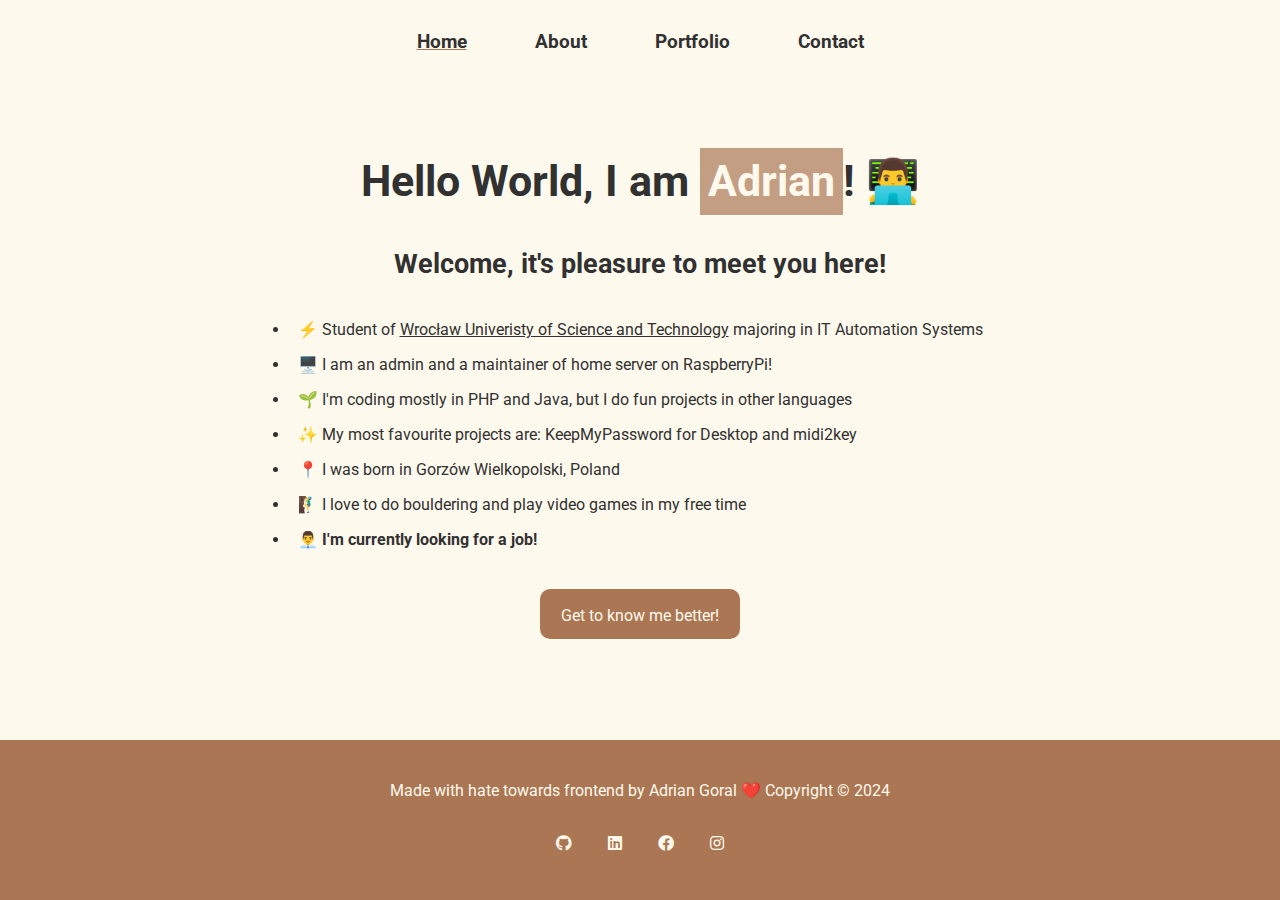
<file: index.html>
<!DOCTYPE html>
<html lang="en">
<head>
    <meta charset="UTF-8">
    <meta name="viewport" content="width=device-width, initial-scale=1.0">
    <meta name="description" content="Hi! Welcome to my portfolio. 
    Explore my journey in programming and other projects!">
    <meta name="keywords" content="Adrian Goral, Portfolio, IT, Automation, Systems, RaspberryPi, PHP, Java">
    <meta name="author" content="Adrian Goral">
    <link rel="stylesheet" href="styles/main.css">
    <link rel="stylesheet" href="styles/index.css">
    <link rel="stylesheet" href="https://cdnjs.cloudflare.com/ajax/libs/font-awesome/5.15.3/css/all.min.css">
    <script src="scripts/navbar.js"></script>
    <title>Adrian Goral - Portfolio</title>
</head>
<!-- Google tag (gtag.js) -->
<script async src="https://www.googletagmanager.com/gtag/js?id=G-Q88PP4FK3V"></script>
<script>
  window.dataLayer = window.dataLayer || [];
  function gtag(){dataLayer.push(arguments);}
  gtag('js', new Date());

  gtag('config', 'G-Q88PP4FK3V');
</script>

<nav>
    <ul class="topnav" id="nav-menu">
        <li><a href="#" class="active-nav">Home</a></li>
        <li><a href="about.html">About</a></li>
        <li><a href="portfolio.html">Portfolio</a></li>
        <li><a href="contact.html">Contact</a></li>
        <li class="icon" >
            <a href="javascript:void(0);" onclick="toggleMenu()" id="hamburger">
                <i class="fa fa-bars"></i>
            </a>
        </li>
    </ul>
</nav>
<body>
    <main>
        <section>
            <h1>Hello World, I am <span id="name">Adrian</span>! 👨‍💻</h1>
            <h2>Welcome, it's pleasure to meet you here!</h2>
            <ul>
                <li>⚡ Student of <a href="https://pwr.edu.pl/en/">Wrocław Univeristy of Science and Technology</a>
                    majoring in IT Automation Systems</li>
                <li>🖥️ I am an admin and a maintainer of home server on RaspberryPi!</li>
                <li>🌱 I'm coding mostly in PHP and Java, but I do fun projects in other languages</li>
                <li>✨ My most favourite projects are: <a>KeepMyPassword for Desktop</a> and <a>midi2key</a></li>
                <li>📍 I was born in Gorzów Wielkopolski, Poland</li>
                <li>🧗‍♂️ I love to do bouldering and play video games in my free time</li>
                <li>👨‍💼 <b>I'm currently looking for a job!</b></li>
            </ul>
        </section>
        <section>
            <button class="centered-button" onclick="location.href='about.html'">Get to know me better!</button>
        </section>
    </main>
</body>
<footer>
    <p>Made with hate towards frontend by Adrian Goral ❤️ Copyright &copy; 2024</p>
    <ul class="socials">
        <li><a href="https://github.com/xEdziu"><i class="fab fa-github"></i></a></li>
        <li><a href="https://linkedin.com/in/adrian-goral"><i class="fab fa-linkedin"></i></a></li>
        <li><a href="https://www.facebook.com/adrian.goral.6"><i class="fab fa-facebook"></i></a></li>
        <li><a href="https://www.instagram.com/agoral06/"><i class="fab fa-instagram"></i></a></li>
    </ul>
</footer>
<script type="text/javascript" src="./scripts/navbar.js"></script>
<script type="text/javascript"> window.toggleMenu = toggleMenu;</script>
</html>
</file>
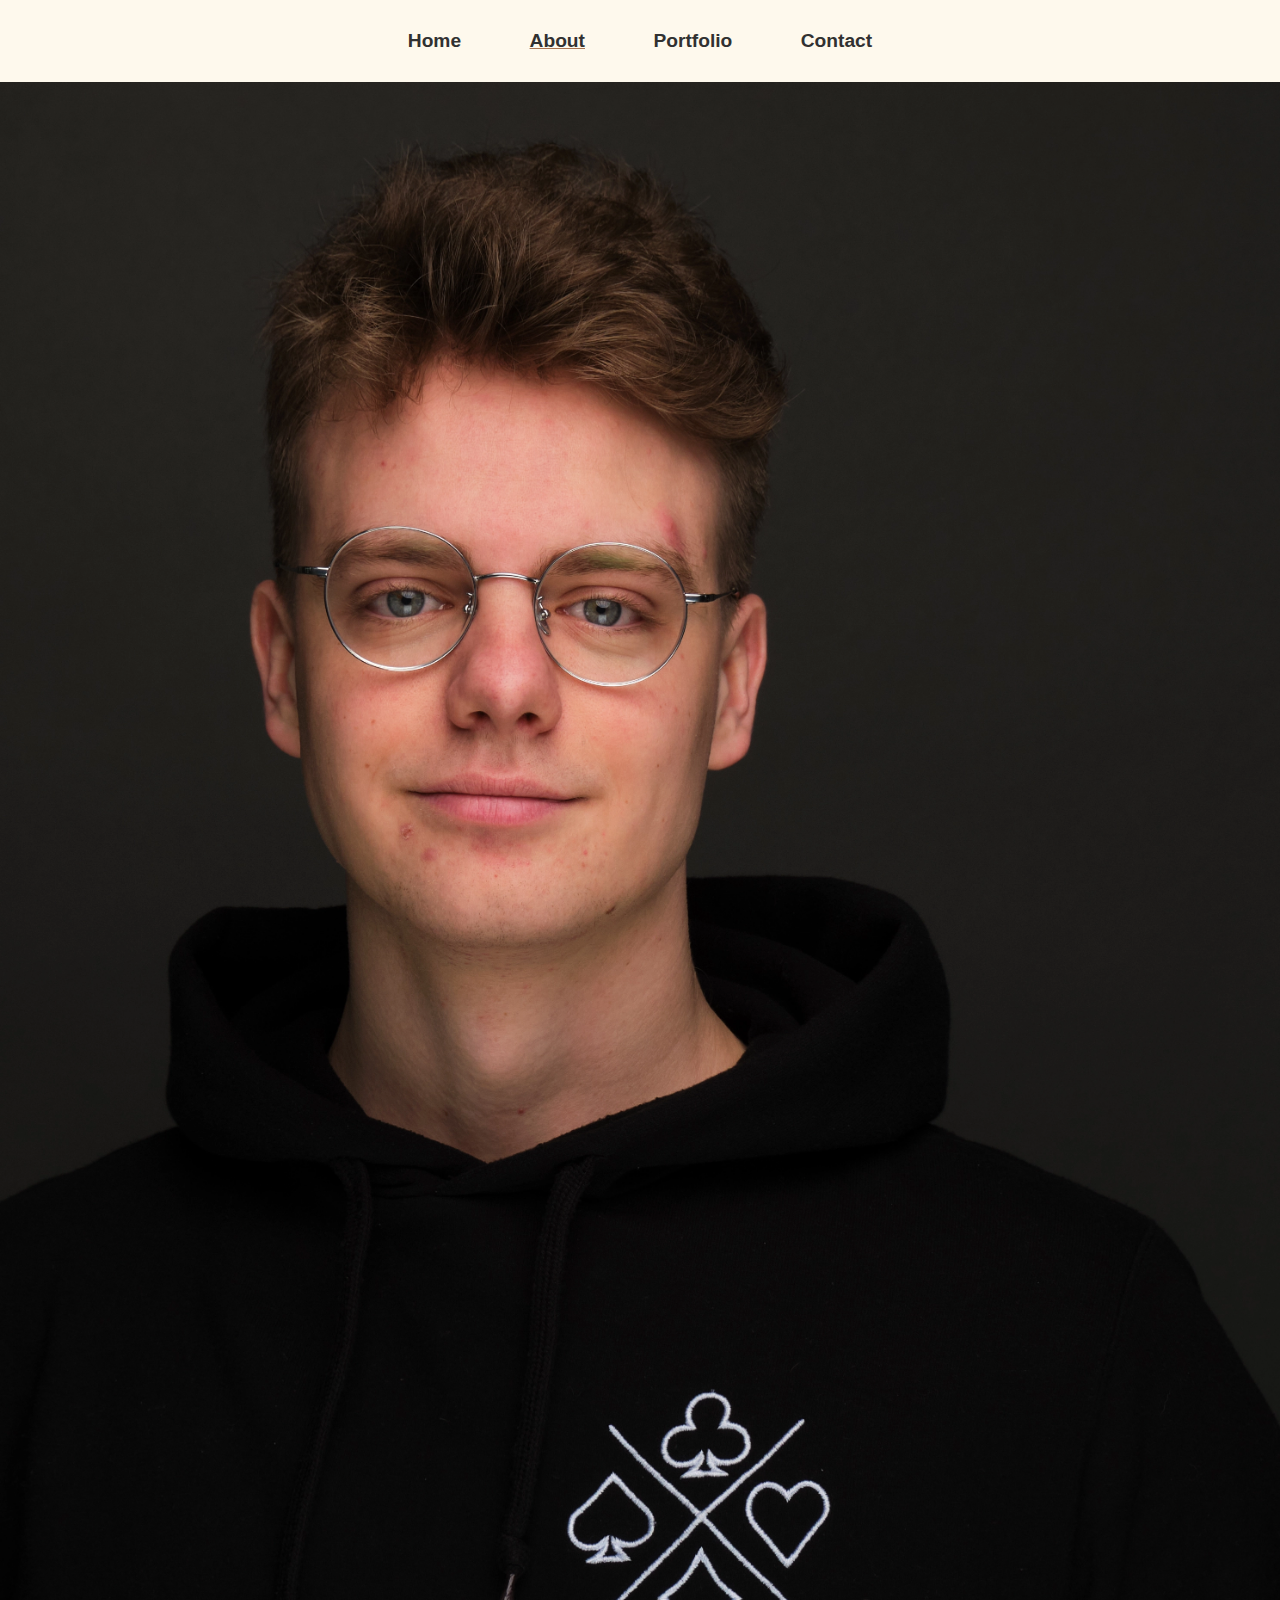
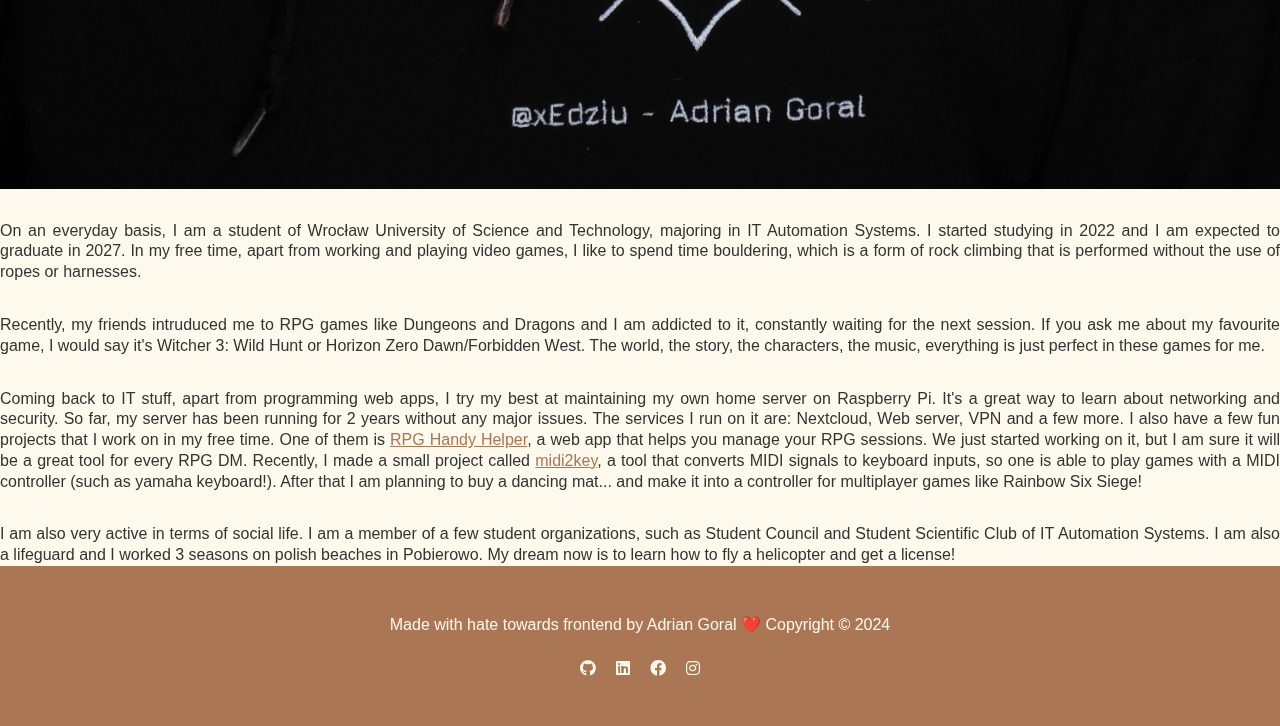
<file: about.html>
<!DOCTYPE html>
<html lang="en">
<head>
    <meta charset="UTF-8">
    <meta name="viewport" content="width=device-width, initial-scale=1.0">
    <meta name="description" content="Hi! Welcome to my portfolio. 
    Explore my journey in programming and other projects!">
    <meta name="keywords" content="Adrian Goral, Portfolio, IT, Automation, Systems, RaspberryPi, PHP, Java">
    <meta name="author" content="Adrian Goral">
    <link rel="stylesheet" href="styles/main.css">
    <link rel="stylesheet" href="styles/about.css">
    <link rel="stylesheet" href="https://cdnjs.cloudflare.com/ajax/libs/font-awesome/5.15.3/css/all.min.css">
    <script src="scripts/navbar.js"></script>
    <title>Adrian Goral - Portfolio</title>
</head>
<!-- Google tag (gtag.js) -->
<script async src="https://www.googletagmanager.com/gtag/js?id=G-Q88PP4FK3V"></script>
<script>
  window.dataLayer = window.dataLayer || [];
  function gtag(){dataLayer.push(arguments);}
  gtag('js', new Date());

  gtag('config', 'G-Q88PP4FK3V');
</script>

<nav>
    <ul class="topnav" id="nav-menu">
        <li><a href="index.html">Home</a></li>
        <li><a href="#" class="active-nav">About</a></li>
        <li><a href="portfolio.html">Portfolio</a></li>
        <li><a href="contact.html">Contact</a></li>
        <li class="icon" >
            <a href="javascript:void(0);" onclick="toggleMenu()" id="hamburger">
                <i class="fa fa-bars"></i>
            </a>
        </li>
    </ul>
</nav>
<body>
    <main>
        <section class="header">
            <img src="images/webace-prof.webp" alt="Adrian Goral" class="profile-pic">
            <div class="header-text">
                <h2>Hi! My name is <span id="name">Adrian Goral</span></h2>
                <br>
                <h1>I'm Backend Developer</h1>
                <p>
                    Since I was 3, I could watch my dad work on his PC everyday (at least that's what he says).
                    I was always interested in how things work and how to make them work better.
                </p>
                <p> 
                    When I was 12, I started attending extra IT classes and I fell in love with programming.
                    Coding is not only my passion, but also a way to enhance my skills and knowledge.
                    It brings me a lot of joy.
                    My goal is to become a professional backend developer and work on projects that 
                    will make a difference.
                </p>
            </div>
        </section>
        <section id="second">
            <div class="content">
                On an everyday basis, I am a student of Wrocław University of Science and Technology,
                 majoring in IT Automation Systems. I started studying in 2022 and I am expected to graduate in 2027.
                 In my free time, apart from working and playing video games, I like to spend time bouldering,
                    which is a form of rock climbing that is performed without the use of ropes or harnesses.
            </div>
            <div class="content">
                Recently, my friends intruduced me to RPG games like Dungeons and Dragons and I am addicted to it,
                constantly waiting for the next session. If you ask me about my favourite game, I would say it's
                   Witcher 3: Wild Hunt or Horizon Zero Dawn/Forbidden West. The world, the story,
                   the characters, the music, everything is just perfect in these games for me.
            </div>
            <div class="content">
                Coming back to IT stuff, apart from programming web apps, I try my best at maintaining my own home
                server on Raspberry Pi. It's a great way to learn about networking and security. So far, my server has
                been running for 2 years without any major issues. The services I run on it are: Nextcloud, Web server,
                VPN and a few more. I also have a few fun projects that I work on in my free time. One of them is
                <a class="inline-link" href="https://github.com/xEdziu/RPG-Handy-Helper">RPG Handy Helper</a>, a web app that helps you manage your RPG sessions.
                We just started working on it, but I am sure it will be a great tool for every RPG DM. Recently, I made a small
                project called <a class="inline-link" href="https://github.com/xEdziu/midi2key">midi2key</a>, a tool that converts MIDI signals to keyboard inputs,
                so one is able to play games with a MIDI controller (such as yamaha keyboard!). After that I am planning to buy a dancing mat... and make it 
                into a controller for multiplayer games like Rainbow Six Siege!
            </div>
            <div class="content">
                I am also very active in terms of social life. I am a member of a few student organizations, such as
                Student Council and Student Scientific Club of IT Automation Systems. I am also a lifeguard and I worked
                3 seasons on polish beaches in Pobierowo. My dream now is to learn how to fly a helicopter and get a license!
            </div>
        </section>
    </main>
</body>
<footer>
    <p>Made with hate towards frontend by Adrian Goral ❤️ Copyright &copy; 2024</p>
    <ul class="socials">
        <li><a href="https://github.com/xEdziu"><i class="fab fa-github"></i></a></li>
        <li><a href="https://linkedin.com/in/adrian-goral"><i class="fab fa-linkedin"></i></a></li>
        <li><a href="https://www.facebook.com/adrian.goral.6"><i class="fab fa-facebook"></i></a></li>
        <li><a href="https://www.instagram.com/agoral06/"><i class="fab fa-instagram"></i></a></li>
    </ul>
</footer>
<script type="text/javascript" src="./scripts/navbar.js"></script>
<script type="text/javascript"> window.toggleMenu = toggleMenu;</script>
</html>
</file>
<file: styles/main.css>
* {
    margin: 0;
    padding: 0;
    box-sizing: border-box;
    background-color: rgb(254, 249, 237);
    font-family: 'Roboto', sans-serif;
    color: rgb(49, 49, 49);
}

nav {
    position: sticky;
    top: 0;
    width: 100%;
    text-align: center;
    border: none;
}

nav ul {
    list-style-type: none;
    margin: 0;
    padding: 0;
}

nav li {
    margin: 0.5rem;
    font-weight: bold;
    font-size: larger;
    display: inline-block;
    padding: 0.5rem;
}

nav li a {
    display: block;
    text-align: center;
    padding: 14px 16px;
    text-decoration: none;
}

nav li a:hover {
    background-color: #aa7653c4;
    color: rgb(254, 249, 237);
    transition: 0.3s;
    text-decoration: none;
}

.active-nav {
    text-decoration: underline #aa7653;
}

body {
    display: flex;
    flex-direction: column;
    min-height: 100vh;
}

footer {
    margin-top: auto;
}


footer {
    width: 100%;
    background-color: #aa7653;
    color: rgb(254, 249, 237);
    text-align: center;
    padding: 5rem 0;
    height: 7rem;
    display: flex;
    flex-direction: column;
    align-items: center;
    justify-content: center;
}

footer p {
    margin: 1rem;
    background-color: transparent;
    color: rgb(254, 249, 237);
}

.socials {
    display: flex;
    justify-content: center;
    list-style-type: none;
    padding: 0;
    margin: 10px auto 15px;
    background-color: transparent;
}

.socials li {
    margin: 0 10px;
    background-color: transparent;
}

.socials i, .socials a {
    background-color: transparent;
    color: rgb(254, 249, 237);
}

.topnav .icon {
    background-color: transparent;
    color: #333;
    display: none;
    visibility: hidden;
}

#hamburger:hover {
    background-color: transparent;
    color: none;
}
  
@media screen and (max-width: 600px) {
    .topnav.responsive {position: relative;}
    .topnav.responsive li.icon {
        position: absolute;
        right: 0;
        top: 0;
    }
    .topnav.responsive li {
        float: none;
        display: block;
        text-align: left;
    }
    .topnav.responsive {
        border-bottom: 1px solid #aa7653;
    }
    .topnav li {display: none;}
    .topnav li.icon {
        float: right;
        display: block;
        visibility: visible;
    }
    
}
</file>
<file: styles/index.css>
@import url('https://fonts.googleapis.com/css2?family=Roboto:ital,wght@0,100;0,300;0,400;0,500;0,700;0,900;1,100;1,300;1,400;1,500;1,700;1,900&display=swap');

* {
    margin: 0;
    padding: 0;
    box-sizing: border-box;
    background-color: rgb(254, 249, 237);
    font-family: 'Roboto', sans-serif;
    color: rgb(49, 49, 49);
}

h1 {
    font-size: 2.7rem;
    font-weight: 700;
    text-align: center;
    margin: 2rem;
    font-weight: bold;
    line-height: 1.6;
}

h2 {
    font-size: 1.7rem;
    font-weight: 700;
    text-align: center;
    margin: 2rem;
    font-weight: bold;
}

main {
    margin: 2rem auto;
    max-width: 115vh;
    padding: 0 2rem;
    font-size: 1rem;
}

ul li {
    padding: 0.5rem;
}

section {
    margin: 2rem 0;
}

#name {
    background-color: #aa7653b1;
    color: rgb(254, 249, 237);
    padding: 0.5rem;
}

.centered-button {
    display: block;
    width: 200px;
    height: 50px;
    margin: 20px auto;
    background-color: #aa7653;
    color: rgb(254, 249, 237);
    border: 2px solid #aa7653;
    border-radius: 10px;
    text-align: center;
    line-height: 50px;
    font-size: 16px;
    transition: all 0.5s;
    cursor: pointer;
}

.centered-button:hover {
    background-color: rgb(254, 249, 237);
    color: #aa7653;
    border: #aa7653;
    border: 2px solid #aa7653;
}
</file>
<file: styles/about.css>
.profile-pic {
  width: 200%;
  height: auto;
}

.header {
  display: flex;
  justify-content: center;
  align-items: center;
  flex-direction: row;
  margin-bottom: 0;
  line-height: 1.3;
}

.header-text {
  margin: 1rem;
  margin-left: 4rem;
}

.header-text h1 {
  font-size: 2rem;
  color: #333;
}

.header-text p {
  margin: 1rem auto 1rem;
  font-size: 1rem;
  color: #333;
  text-align: justify;
}

.content {
  margin-top: 2rem;
  font-size: 1rem;
  color: #333;
  text-align: justify;
  line-height: 1.3;
}

.inline-link {
  color: #aa7653;
}

.inline-link:hover {
  color: #674833;
}

.inline-link:visited {
  color: #aa7653;
}

#name {
  background-color: #aa7653b1;
  color: rgb(254, 249, 237);
  padding: 0.5rem;
}

@media screen and (max-width: 804px) {
  .profile-pic {
    width: 60%;
    height: auto;
    margin-bottom: 2rem;
  }

  .header-text {
    margin-bottom: 0rem;
  }

  .header-text h1 {
    font-size: 1rem;
    color: #333;
  }

  #second {
    margin-top: 0rem;
  }

  .header-text p {
    /* margin: 1rem auto 1rem; */
    font-size: 1rem;
    color: #333;
    text-align: justify;
  }

  .header-text {
    margin: 0.5rem;
  }

  .content {
    font-size: 1rem;
    margin: 0.5rem;
    margin-bottom: 1.5rem;
  }

  #name {
    padding: 0.2rem;
  }

  .header {
    flex-wrap: wrap;
  }
}

/*

.content {
  margin-top: 2rem;
  font-size: 1rem;
  color: #333;
}
.header {
  display: flex;
  justify-content: center;
  align-items: center;
  flex-direction: row;
}

.header-text {
  margin: 1rem;
  margin-left: 4rem;
}

.header-text h1 {
  font-size: 2rem;
  color: #333;
}

.header-text p {
  margin: 1rem auto 1rem;
  font-size: 1rem;
  color: #333;
  text-align: justify;
} */

@media screen and (max-width: 600px) {
  .profile-pic {
    width: 90%;
    height: auto;
  }

  .header-text {
    font-size: 1rem;
    color: #333;
  }
}
</file>
